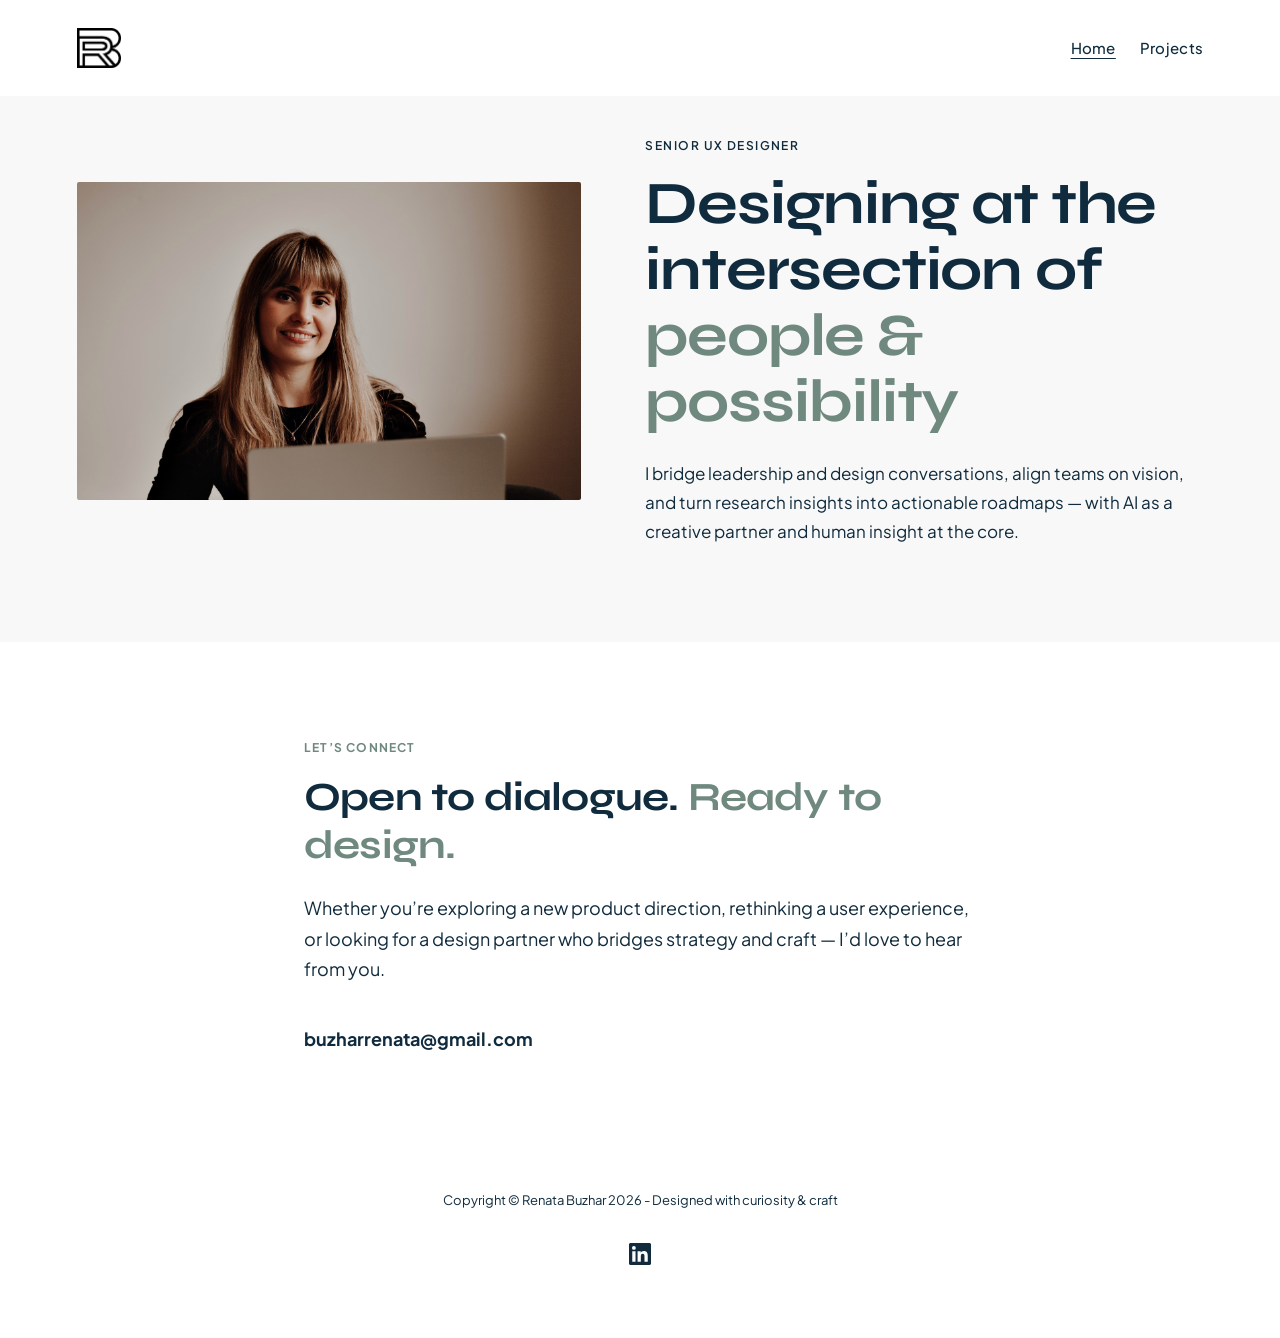
<file: index.html>
<!DOCTYPE html>
<html lang="en">
<head>
  <meta charset="UTF-8">
  <meta name="viewport" content="width=device-width, initial-scale=1.0">
  <meta name="description" content="Renata Buzhar — Senior UX Designer. Designing at the intersection of people and possibility.">
  <title>Renata Buzhar</title>
  <link rel="preconnect" href="https://fonts.googleapis.com">
  <link rel="preconnect" href="https://fonts.gstatic.com" crossorigin>
  <link href="https://fonts.googleapis.com/css2?family=Syne:wght@600;700&family=Plus+Jakarta+Sans:ital,wght@0,400;0,500;0,700;1,400&display=swap" rel="stylesheet">
  <link rel="stylesheet" href="styles.css">
</head>
<body>

  <header class="top-bar">
    <div class="top-bar__inner">
      <a href="index.html" class="top-bar__logo">
        <img src="assets/logo.png" alt="Renata Buzhar" width="120" height="40">
      </a>
      <nav class="top-bar__nav" aria-label="Main">
        <a href="index.html" class="top-bar__link top-bar__link--active" aria-current="page">Home</a>
        <a href="projects.html" class="top-bar__link">Projects</a>
      </nav>
    </div>
  </header>

  <main>

    <section class="hero">
      <div class="hero__inner">
        <div class="hero__image">
          <img
            src="assets/portrait.png"
            alt="Renata in front of a laptop"
            width="992"
            height="626"
            loading="eager"
          >
        </div>
        <div class="hero__content">
          <p class="hero__role">Senior UX Designer</p>
          <h1 class="hero__headline">
            <strong>
              Designing at the<br>
              intersection of<br>
            </strong>
            <span class="hero__headline-accent">people &amp; possibility</span>
          </h1>
          <p class="hero__body">
            I bridge leadership and design conversations, align teams on vision, and turn research insights into actionable roadmaps — with AI as a creative partner and human insight at the core.
          </p>
        </div>
      </div>
    </section>

    <section class="connect" id="connect">
      <div class="connect__inner">
        <p class="connect__title">Let&rsquo;s Connect</p>
        <h2 class="connect__lead">
          Open to dialogue. <span class="connect__lead-accent">Ready to design.</span>
        </h2>
        <p class="connect__body">
          Whether you&rsquo;re exploring a new product direction, rethinking a user experience, or looking for a design partner who bridges strategy and craft — I&rsquo;d love to hear from you.
        </p>
        <a href="mailto:buzharrenata@gmail.com" class="connect__email">buzharrenata@gmail.com</a>
      </div>
    </section>

  </main>

  <footer class="site-footer">
    <p class="site-footer__copyright">
      Copyright &copy; Renata Buzhar 2026 - Designed with curiosity &amp; craft
    </p>
    <a
      href="https://www.linkedin.com/in/renatabuzhar/"
      class="site-footer__linkedin"
      aria-label="Renata Buzhar on LinkedIn"
      target="_blank"
      rel="noopener noreferrer"
    >
      <svg xmlns="http://www.w3.org/2000/svg" viewBox="0 0 24 24" aria-hidden="true">
        <path d="M20.447 20.452h-3.554v-5.569c0-1.328-.027-3.037-1.852-3.037-1.853 0-2.136 1.445-2.136 2.939v5.667H9.351V9h3.414v1.561h.046c.477-.9 1.637-1.85 3.37-1.85 3.601 0 4.267 2.37 4.267 5.455v6.286zM5.337 7.433a2.062 2.062 0 0 1-2.063-2.065 2.064 2.064 0 1 1 4.126 0 2.063 2.063 0 0 1-2.063 2.065zm1.782 13.019H3.555V9h3.564v11.452zM22.225 0H1.771C.792 0 0 .774 0 1.729v20.542C0 23.227.792 24 1.771 24h20.451C23.2 24 24 23.227 24 22.271V1.729C24 .774 23.2 0 22.222 0h.003z"/>
      </svg>
    </a>
  </footer>

</body>
</html>
</file>
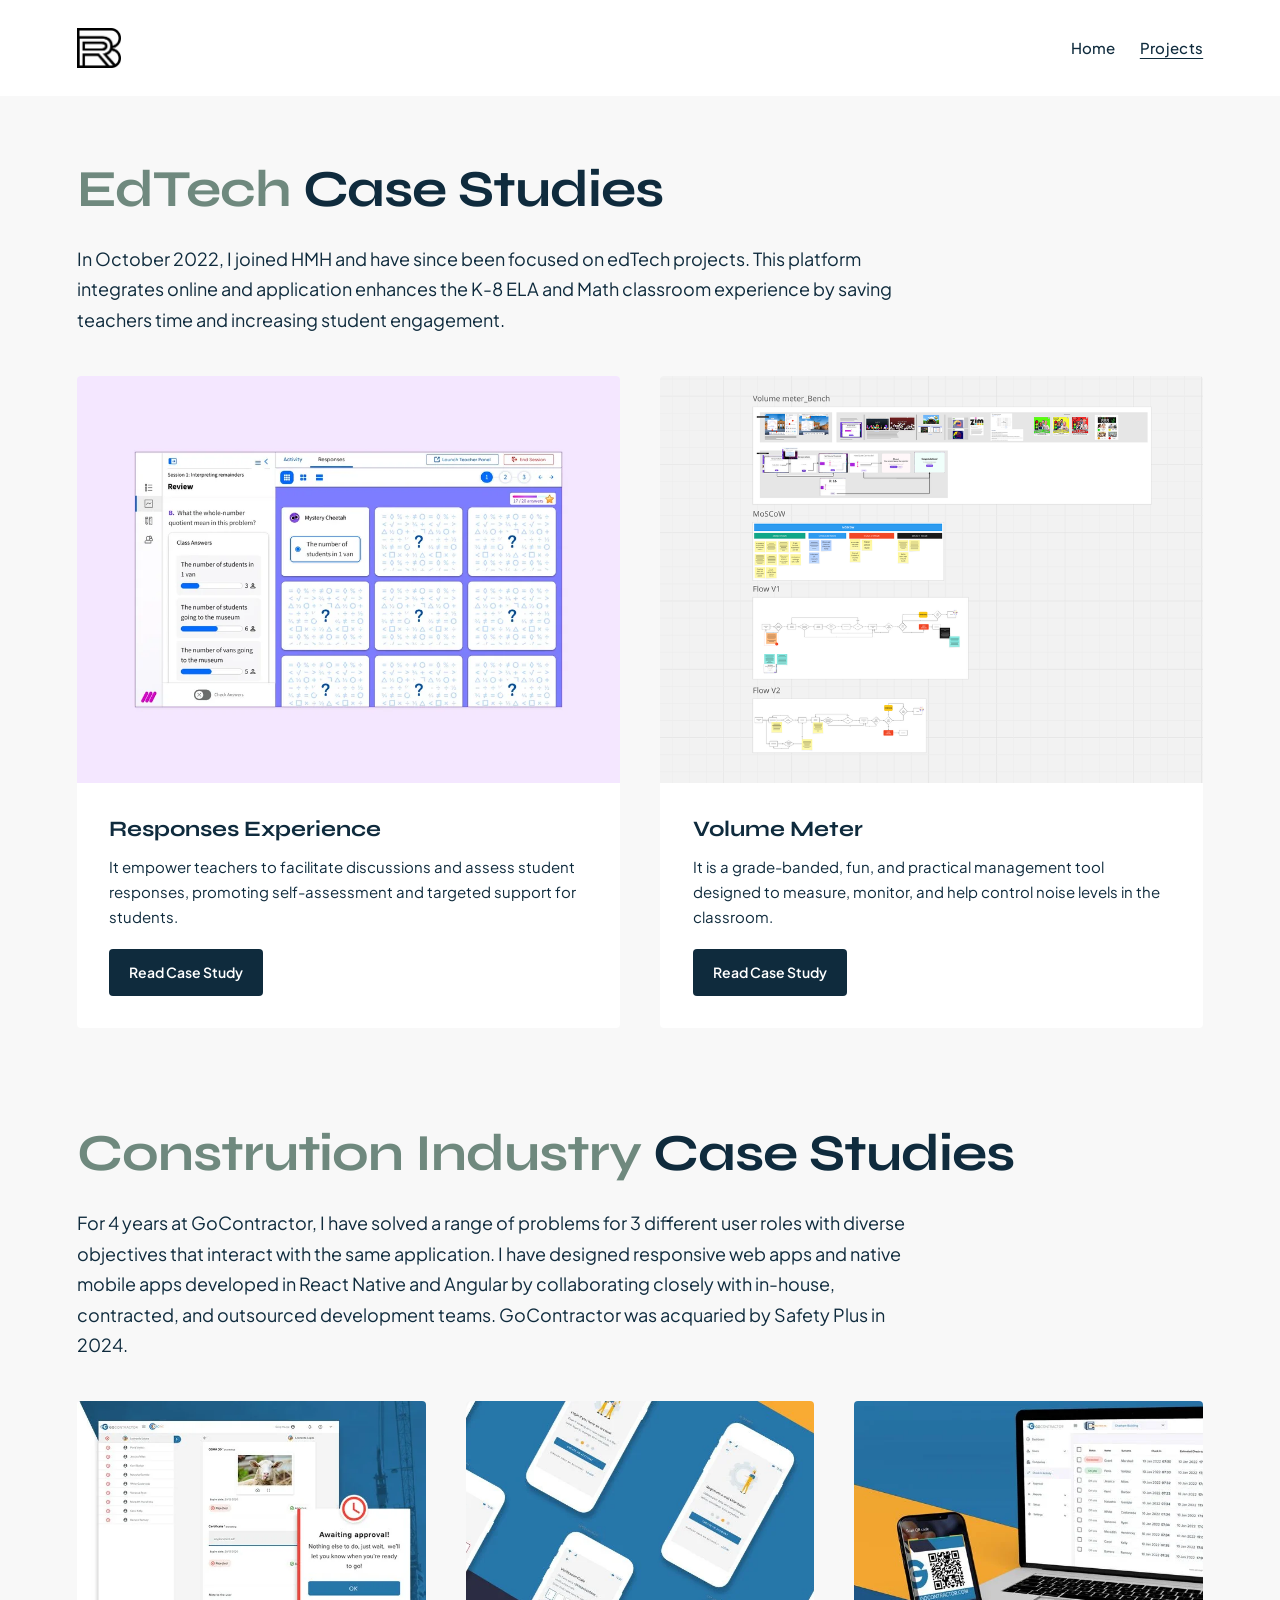
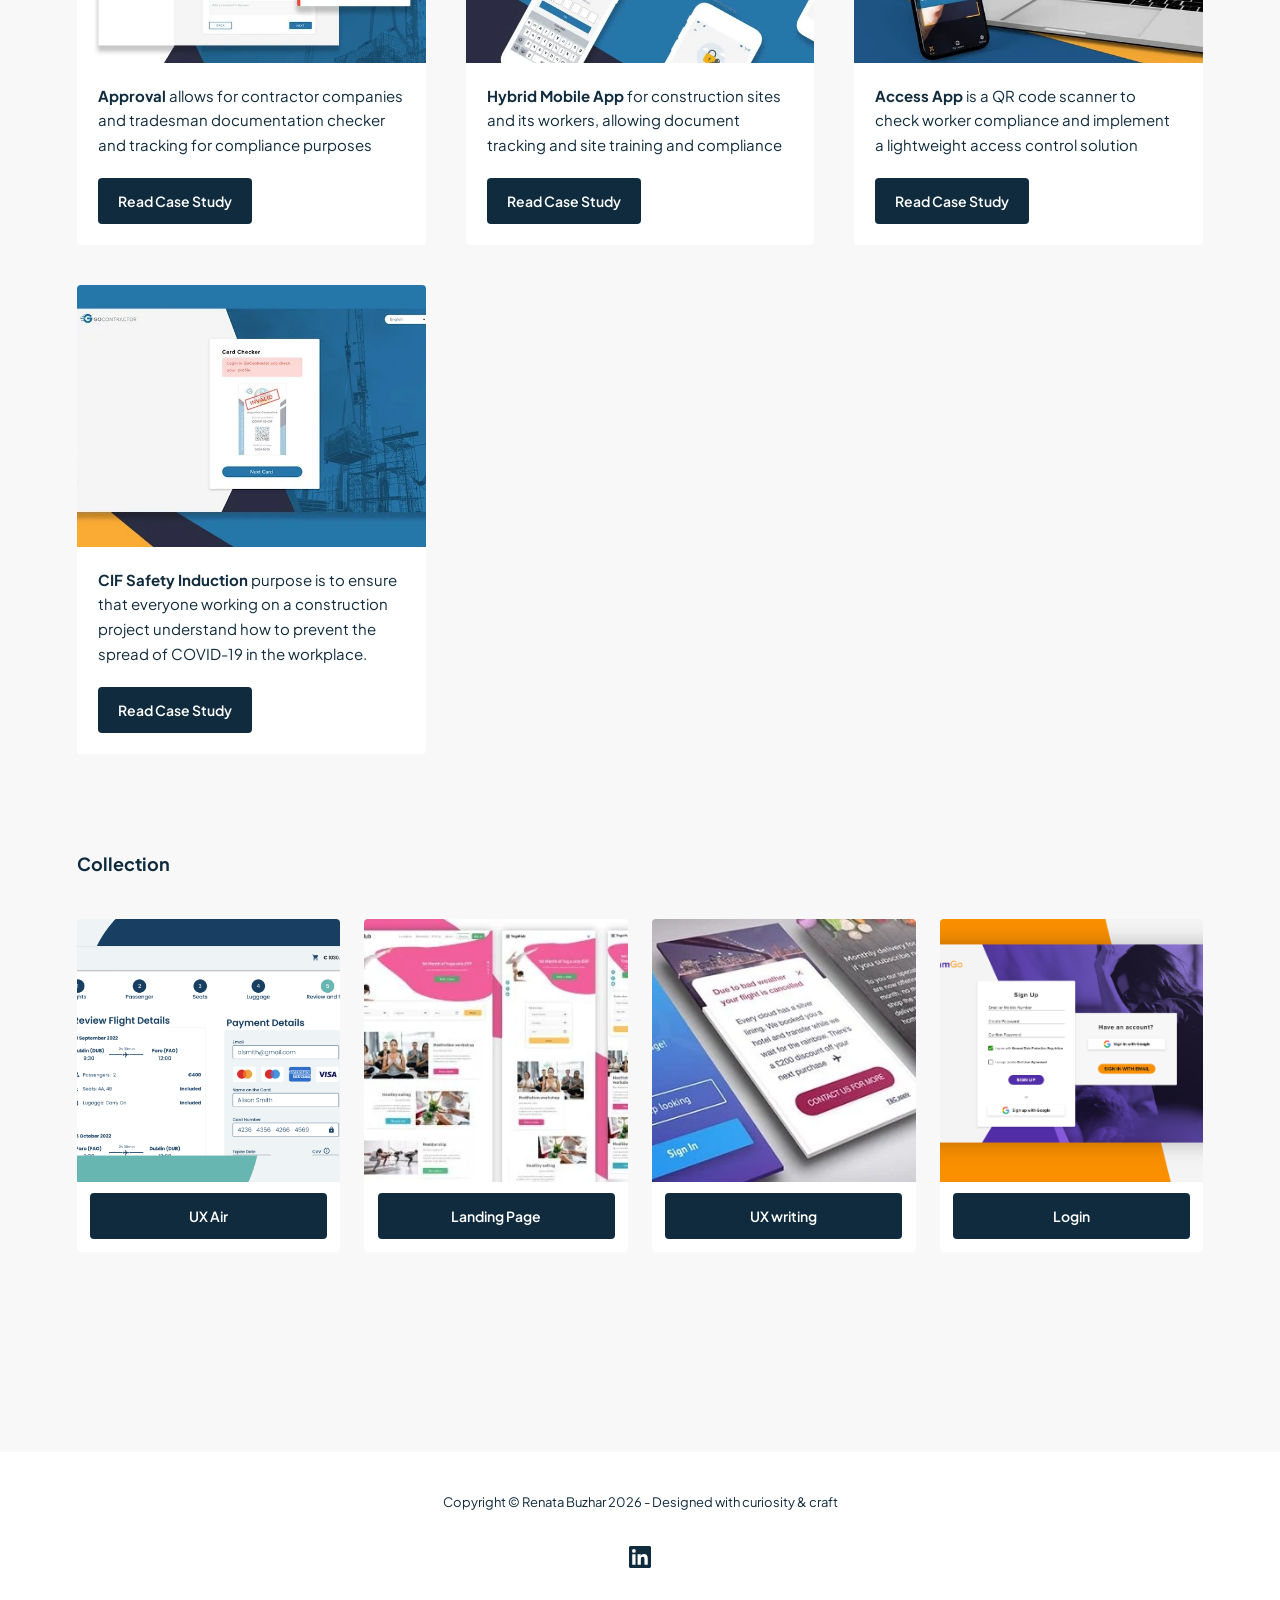
<file: projects.html>
<!DOCTYPE html>
<html lang="en">
<head>
  <meta charset="UTF-8">
  <meta name="viewport" content="width=device-width, initial-scale=1.0">
  <meta name="description" content="Case studies by Renata Buzhar — EdTech and construction industry UX design.">
  <title>Projects — Renata Buzhar</title>
  <link rel="preconnect" href="https://fonts.googleapis.com">
  <link rel="preconnect" href="https://fonts.gstatic.com" crossorigin>
  <link href="https://fonts.googleapis.com/css2?family=Syne:wght@600;700&family=Plus+Jakarta+Sans:wght@400;500;700&display=swap" rel="stylesheet">
  <link rel="stylesheet" href="styles.css">
</head>
<body>

  <header class="top-bar">
    <div class="top-bar__inner">
      <a href="index.html" class="top-bar__logo">
        <img src="assets/logo.png" alt="Renata Buzhar" width="120" height="40">
      </a>
      <nav class="top-bar__nav" aria-label="Main">
        <a href="index.html" class="top-bar__link">Home</a>
        <a href="projects.html" class="top-bar__link top-bar__link--active" aria-current="page">Projects</a>
      </nav>
    </div>
  </header>

  <main class="projects-page">

    <section class="projects-section" aria-labelledby="edtech-heading">
      <h1 id="edtech-heading" class="projects-section__title">
        <span class="projects-section__title-accent">EdTech</span> Case Studies
      </h1>
      <p class="projects-section__intro">
        In October 2022, I joined HMH and have since been focused on edTech projects. This platform integrates online and application enhances the K-8 ELA and Math classroom experience by saving teachers time and increasing student engagement.
      </p>

      <ul class="project-grid project-grid--2">
        <li class="project-card">
          <div class="project-card__media">
            <img src="assets/projects/responses.jpg" alt="" width="866" height="612" loading="lazy">
          </div>
          <div class="project-card__body">
            <h2 class="project-card__title">Responses Experience</h2>
            <p class="project-card__desc">
              It empower teachers to facilitate discussions and assess student responses, promoting self-assessment and targeted support for students.
            </p>
            <a href="https://renatabuzhar.com/responses-experince" class="project-card__btn">Read Case Study</a>
          </div>
        </li>

        <li class="project-card">
          <div class="project-card__media">
            <img src="assets/projects/volume-meter.png" alt="" width="1031" height="740" loading="lazy">
          </div>
          <div class="project-card__body">
            <h2 class="project-card__title">Volume Meter</h2>
            <p class="project-card__desc">
              It is a grade-banded, fun, and practical management tool designed to measure, monitor, and help control noise levels in the classroom.
            </p>
            <a href="https://renatabuzhar.com/volume-meter" class="project-card__btn">Read Case Study</a>
          </div>
        </li>
      </ul>
    </section>

    <section class="projects-section" aria-labelledby="construction-heading">
      <h1 id="construction-heading" class="projects-section__title">
        <span class="projects-section__title-accent">Constrution Industry</span> Case Studies
      </h1>
      <p class="projects-section__intro">
        For 4 years at GoContractor, I have solved a range of problems for 3 different user roles with diverse objectives that interact with the same application. I have designed responsive web apps and native mobile apps developed in React Native and Angular by collaborating closely with in-house, contracted, and outsourced development teams. GoContractor was acquaried by Safety Plus in 2024.
      </p>

      <ul class="project-grid project-grid--3">
        <li class="project-card">
          <div class="project-card__media">
            <img src="assets/projects/approval.jpg" alt="" width="740" height="463" loading="lazy">
          </div>
          <div class="project-card__body">
            <p class="project-card__desc">
              <strong>Approval</strong> allows for contractor companies and tradesman documentation checker and tracking for compliance purposes
            </p>
            <a href="https://renatabuzhar.com/approval" class="project-card__btn">Read Case Study</a>
          </div>
        </li>

        <li class="project-card">
          <div class="project-card__media">
            <img src="assets/projects/mobile-app.jpg" alt="" width="700" height="467" loading="lazy">
          </div>
          <div class="project-card__body">
            <p class="project-card__desc">
              <strong>Hybrid Mobile App</strong> for construction sites and its workers, allowing document tracking and site training and compliance
            </p>
            <a href="https://renatabuzhar.com/mobile-app" class="project-card__btn">Read Case Study</a>
          </div>
        </li>

        <li class="project-card">
          <div class="project-card__media">
            <img src="assets/projects/access-app.jpg" alt="" width="700" height="431" loading="lazy">
          </div>
          <div class="project-card__body">
            <p class="project-card__desc">
              <strong>Access App</strong> is a QR code scanner to check worker compliance and implement a lightweight access control solution
            </p>
            <a href="https://renatabuzhar.com/access-app" class="project-card__btn">Read Case Study</a>
          </div>
        </li>

        <li class="project-card">
          <div class="project-card__media">
            <img src="assets/projects/cif.jpg" alt="" width="700" height="467" loading="lazy">
          </div>
          <div class="project-card__body">
            <p class="project-card__desc">
              <strong>CIF Safety Induction</strong> purpose is to ensure that everyone working on a construction project understand how to prevent the spread of COVID-19 in the workplace.
            </p>
            <a href="https://renatabuzhar.com/cif-safety-induction" class="project-card__btn">Read Case Study</a>
          </div>
        </li>
      </ul>
    </section>

    <section class="projects-section projects-section--collection" aria-labelledby="collection-heading">
      <p id="collection-heading" class="projects-section__label"><strong>Collection</strong></p>

      <ul class="collection-grid">
        <li class="collection-card">
          <div class="collection-card__media">
            <img src="assets/projects/ux-air.png" alt="" width="700" height="467" loading="lazy">
          </div>
          <a href="https://renatabuzhar.com/ux-air" class="collection-card__btn">UX Air</a>
        </li>

        <li class="collection-card">
          <div class="collection-card__media">
            <img src="assets/projects/landing-page.jpg" alt="" width="400" height="300" loading="lazy">
          </div>
          <a href="https://renatabuzhar.com/landingpage" class="collection-card__btn">Landing Page</a>
        </li>

        <li class="collection-card">
          <div class="collection-card__media">
            <img src="assets/projects/ux-writing.jpg" alt="" width="400" height="300" loading="lazy">
          </div>
          <span class="collection-card__btn collection-card__btn--static">UX writing</span>
        </li>

        <li class="collection-card">
          <div class="collection-card__media">
            <img src="assets/projects/login.png" alt="" width="400" height="300" loading="lazy">
          </div>
          <span class="collection-card__btn collection-card__btn--static">Login</span>
        </li>
      </ul>
    </section>

  </main>

  <footer class="site-footer">
    <p class="site-footer__copyright">
      Copyright &copy; Renata Buzhar 2026 - Designed with curiosity &amp; craft
    </p>
    <a
      href="https://www.linkedin.com/in/renatabuzhar/"
      class="site-footer__linkedin"
      aria-label="Renata Buzhar on LinkedIn"
      target="_blank"
      rel="noopener noreferrer"
    >
      <svg xmlns="http://www.w3.org/2000/svg" viewBox="0 0 24 24" aria-hidden="true">
        <path d="M20.447 20.452h-3.554v-5.569c0-1.328-.027-3.037-1.852-3.037-1.853 0-2.136 1.445-2.136 2.939v5.667H9.351V9h3.414v1.561h.046c.477-.9 1.637-1.85 3.37-1.85 3.601 0 4.267 2.37 4.267 5.455v6.286zM5.337 7.433a2.062 2.062 0 0 1-2.063-2.065 2.064 2.064 0 1 1 4.126 0 2.063 2.063 0 0 1-2.063 2.065zm1.782 13.019H3.555V9h3.564v11.452zM22.225 0H1.771C.792 0 0 .774 0 1.729v20.542C0 23.227.792 24 1.771 24h20.451C23.2 24 24 23.227 24 22.271V1.729C24 .774 23.2 0 22.222 0h.003z"/>
      </svg>
    </a>
  </footer>

</body>
</html>
</file>
<file: styles.css>
/* ——— Tokens (aligned with renatabuzhar.com) ——— */
:root {
  --color-bg: hsl(0, 0%, 97.25%);
  --color-surface: #ffffff;
  --color-text: hsl(203.48, 60.53%, 14.9%);
  --color-accent: hsl(154.62, 10.48%, 48.63%);
  --color-border: hsl(203.48, 20%, 88%);

  --font-display: "Syne", system-ui, sans-serif;
  --font-body: "Plus Jakarta Sans", system-ui, sans-serif;

  --space-sm: 1rem;
  --space-md: 1.5rem;
  --space-lg: 2.5rem;
  --space-xl: 4rem;
  --space-2xl: 6rem;

  --max-width: 87.5rem;
  --page-padding: clamp(1.5rem, 6vw, 6rem);
}

/* ——— Reset & base ——— */
*,
*::before,
*::after {
  box-sizing: border-box;
}

html {
  scroll-behavior: smooth;
}

body {
  margin: 0;
  font-family: var(--font-body);
  font-size: 1rem;
  line-height: 1.6;
  color: var(--color-text);
  background-color: var(--color-bg);
  -webkit-font-smoothing: antialiased;
}

img {
  max-width: 100%;
  height: auto;
  display: block;
}

a {
  color: inherit;
  text-decoration: none;
}

/* ——— Top bar ——— */
.top-bar {
  position: sticky;
  top: 0;
  z-index: 100;
  background-color: var(--color-surface);
}

.top-bar__inner {
  display: flex;
  align-items: center;
  justify-content: space-between;
  max-width: var(--max-width);
  margin: 0 auto;
  padding: 1.75rem var(--page-padding);
}

.top-bar__logo img {
  width: auto;
  height: 2.5rem;
  object-fit: contain;
}

.top-bar__nav {
  display: flex;
  align-items: center;
  gap: 1.5rem;
}

.top-bar__link {
  font-size: 0.9375rem;
  font-weight: 500;
  letter-spacing: 0.02em;
  transition: color 0.2s;
}

.top-bar__link:hover,
.top-bar__link:focus-visible {
  color: var(--color-accent);
  outline: none;
}

.top-bar__link--active {
  text-decoration: underline;
  text-underline-offset: 0.25em;
}

/* ——— Hero ——— */
.hero {
  padding: var(--space-lg) var(--page-padding) var(--space-2xl);
}

.hero__inner {
  display: grid;
  grid-template-columns: 1fr;
  gap: var(--space-xl);
  align-items: center;
  max-width: var(--max-width);
  margin: 0 auto;
}

.hero__image img {
  width: 100%;
  border-radius: 2px;
  object-fit: cover;
}

.hero__role {
  margin: 0 0 var(--space-sm);
  font-size: 0.75rem;
  font-weight: 600;
  letter-spacing: 0.12em;
  text-transform: uppercase;
  color: var(--color-text);
}

.hero__headline {
  margin: 0 0 var(--space-md);
  font-family: var(--font-display);
  font-size: clamp(2.25rem, 5.5vw, 3.75rem);
  font-weight: 700;
  line-height: 1.1;
  letter-spacing: -0.02em;
}

.hero__headline strong {
  font-weight: 700;
}

.hero__headline-accent {
  color: var(--color-accent);
  font-weight: 700;
}

.hero__body {
  margin: 0;
  max-width: 34rem;
  font-size: 1.0625rem;
  line-height: 1.7;
}

@media (min-width: 768px) {
  .hero__inner {
    grid-template-columns: minmax(0, 0.95fr) minmax(0, 1.05fr);
    gap: clamp(2rem, 5vw, 5rem);
  }

  .hero__image {
    order: -1;
  }
}

/* ——— Connect ——— */
.connect {
  padding: var(--space-2xl) var(--page-padding);
  background-color: var(--color-surface);
}

.connect__inner {
  max-width: 42rem;
  margin: 0 auto;
}

.connect__title {
  margin: 0 0 var(--space-sm);
  font-size: 0.75rem;
  font-weight: 700;
  letter-spacing: 0.1em;
  text-transform: uppercase;
  color: var(--color-accent);
}

.connect__lead {
  margin: 0 0 var(--space-md);
  font-family: var(--font-display);
  font-size: clamp(1.75rem, 4vw, 2.5rem);
  font-weight: 700;
  line-height: 1.2;
  letter-spacing: -0.02em;
}

.connect__lead-accent {
  color: var(--color-accent);
}

.connect__body {
  margin: 0 0 var(--space-lg);
  font-size: 1.125rem;
  line-height: 1.7;
}

.connect__email {
  display: inline-block;
  font-size: 1.125rem;
  font-weight: 700;
  transition: color 0.2s;
}

.connect__email:hover,
.connect__email:focus-visible {
  color: var(--color-accent);
  outline: none;
}

/* ——— Footer ——— */
.site-footer {
  display: flex;
  flex-direction: column;
  align-items: center;
  gap: var(--space-md);
  padding: var(--space-lg) var(--page-padding) var(--space-xl);
  background-color: var(--color-surface);
}

.site-footer__copyright {
  margin: 0;
  font-size: 0.8125rem;
  color: var(--color-text);
  text-align: center;
}

.site-footer__linkedin {
  display: flex;
  align-items: center;
  justify-content: center;
  width: 2.5rem;
  height: 2.5rem;
  color: var(--color-text);
  transition: color 0.2s;
}

.site-footer__linkedin:hover,
.site-footer__linkedin:focus-visible {
  color: var(--color-accent);
  outline: none;
}

.site-footer__linkedin svg {
  width: 1.375rem;
  height: 1.375rem;
  fill: currentColor;
}

/* ——— Projects page ——— */
.projects-page {
  max-width: var(--max-width);
  margin: 0 auto;
  padding: var(--space-xl) var(--page-padding) var(--space-2xl);
}

.projects-section {
  margin-bottom: var(--space-2xl);
}

.projects-section__title {
  margin: 0 0 var(--space-md);
  font-family: var(--font-display);
  font-size: clamp(2rem, 4.5vw, 3.25rem);
  font-weight: 700;
  line-height: 1.15;
  letter-spacing: -0.02em;
}

.projects-section__title-accent {
  color: var(--color-accent);
}

.projects-section__intro {
  margin: 0 0 var(--space-lg);
  max-width: 52rem;
  font-size: 1.125rem;
  line-height: 1.7;
}

.projects-section__label {
  margin: 0 0 var(--space-lg);
  font-size: 1.125rem;
}

.project-grid {
  display: grid;
  gap: var(--space-lg);
  margin: 0;
  padding: 0;
  list-style: none;
}

.project-grid--2 {
  grid-template-columns: 1fr;
}

.project-grid--3 {
  grid-template-columns: 1fr;
}

@media (min-width: 640px) {
  .project-grid--2 {
    grid-template-columns: repeat(2, 1fr);
  }

  .project-grid--3 {
    grid-template-columns: repeat(2, 1fr);
  }
}

@media (min-width: 1024px) {
  .project-grid--3 {
    grid-template-columns: repeat(3, 1fr);
  }
}

.project-card {
  display: flex;
  flex-direction: column;
  background: var(--color-surface);
  border-radius: 4px;
  overflow: hidden;
}

.project-card__media {
  aspect-ratio: 4 / 3;
  overflow: hidden;
}

.project-card__media img {
  width: 100%;
  height: 100%;
  object-fit: cover;
}

.project-card__body {
  display: flex;
  flex-direction: column;
  flex: 1;
  padding: 6%;
}

.project-card__title {
  margin: 0 0 0.75rem;
  font-family: var(--font-display);
  font-size: 1.375rem;
  font-weight: 700;
  line-height: 1.25;
}

.project-card__desc {
  margin: 0 0 1.25rem;
  flex: 1;
  font-size: 0.9375rem;
  line-height: 1.65;
}

.project-card__btn {
  display: inline-block;
  align-self: flex-start;
  padding: 0.75rem 1.25rem;
  font-size: 0.875rem;
  font-weight: 600;
  color: var(--color-surface);
  background: var(--color-text);
  border-radius: 4px;
  transition: background 0.2s, color 0.2s;
}

.project-card__btn:hover,
.project-card__btn:focus-visible {
  background: var(--color-accent);
  outline: none;
}

/* Collection carousel-style row */
.collection-grid {
  display: grid;
  grid-auto-flow: column;
  grid-auto-columns: minmax(220px, 280px);
  gap: 1.5rem;
  margin: 0;
  padding: 0 0 0.5rem;
  list-style: none;
  overflow-x: auto;
  scroll-snap-type: x mandatory;
  -webkit-overflow-scrolling: touch;
}

.collection-card {
  display: flex;
  flex-direction: column;
  scroll-snap-align: start;
  background: var(--color-surface);
  border-radius: 4px;
  overflow: hidden;
}

.collection-card__media {
  aspect-ratio: 1;
  overflow: hidden;
}

.collection-card__media img {
  width: 100%;
  height: 100%;
  object-fit: cover;
}

.collection-card__btn {
  display: inline-block;
  margin: 4% 5% 5%;
  padding: 0.75rem 1.25rem;
  font-size: 0.875rem;
  font-weight: 600;
  color: var(--color-surface);
  background: var(--color-text);
  border-radius: 4px;
  text-align: center;
  transition: background 0.2s;
}

.collection-card__btn:not(.collection-card__btn--static):hover,
.collection-card__btn:not(.collection-card__btn--static):focus-visible {
  background: var(--color-accent);
  outline: none;
}

.collection-card__btn--static {
  cursor: default;
}
</file>
